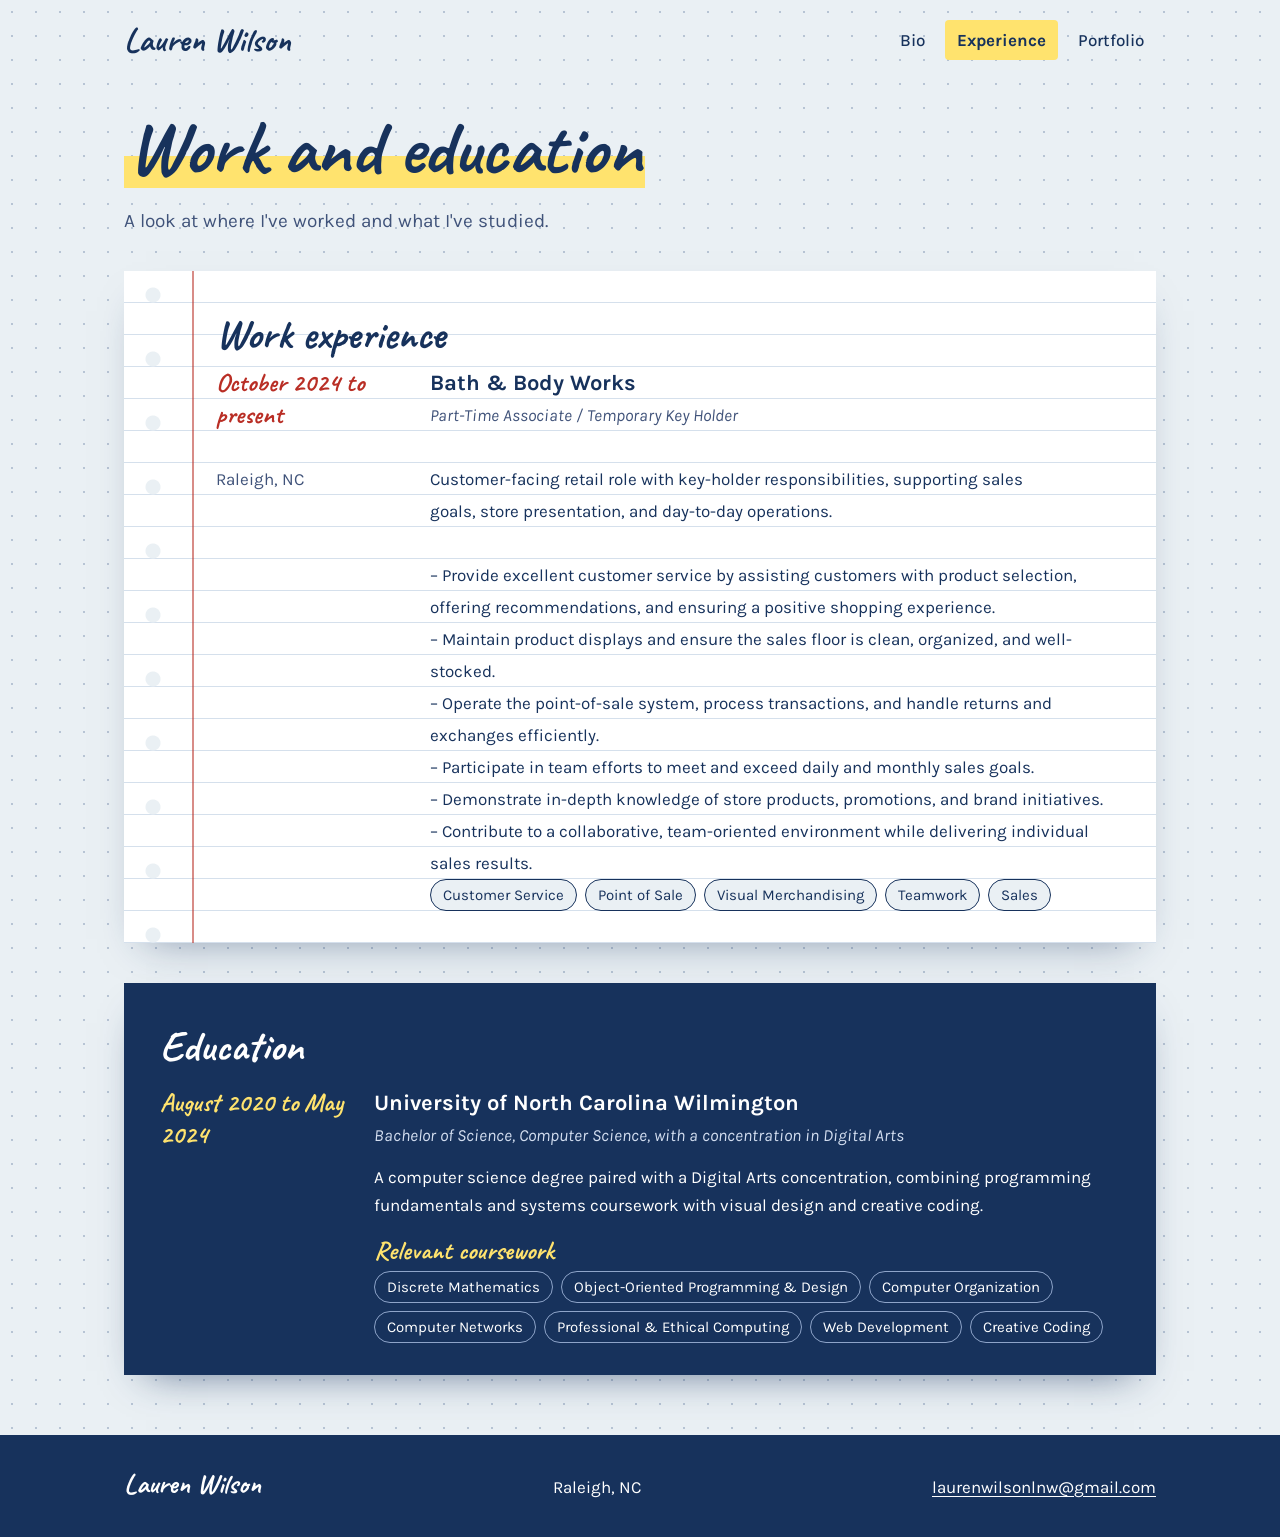
<file: experience.html>
<!DOCTYPE html>
<html lang="en">
  <head>
    <meta charset="utf-8">
    <meta name="viewport" content="width=device-width, initial-scale=1, viewport-fit=cover">
    <title>Lauren Wilson | Experience</title>
    <meta name="description" content="Lauren Wilson's work experience and education: Bath &amp; Body Works and a B.S. in Computer Science from UNC Wilmington.">
    <link rel="preconnect" href="https://fonts.googleapis.com">
    <link rel="preconnect" href="https://fonts.gstatic.com" crossorigin>
    <link href="https://fonts.googleapis.com/css2?family=Caveat:wght@600;700&family=Karla:wght@400;500;700&display=swap" rel="stylesheet">
    <link rel="stylesheet" href="styles.css">
  </head>
  <body>
    <a class="skip" href="#main">Skip to main content</a>
    <header>
      <div class="w">
        <a class="logo hand" href="index.html">Lauren Wilson</a>
        <nav aria-label="Main">
          <ul>
            <li>
              <a href="index.html">Bio</a>
            </li>
            <li>
              <a href="experience.html" aria-current="page">Experience</a>
            </li>
            <li>
              <a href="portfolio.html">Portfolio</a>
            </li>
          </ul>
        </nav>
      </div>
    </header>
    <main id="main">
      <div class="w">
        <section class="intro">
          <h1 id="h-exp">
            <span>Work and education</span>
          </h1>
          <p class="lede">A look at where I've worked and what I've studied.</p>
        </section>
        <section class="page" aria-labelledby="h-work">
          <h2 id="h-work">Work experience</h2>
          <div class="job">
            <div>
              <p class="when">October 2024 to present</p>
              <p class="where">Raleigh, NC</p>
            </div>
            <div>
              <h3>Bath &amp; Body Works</h3>
              <p class="role">Part-Time Associate / Temporary Key Holder</p>
              <p>Customer-facing retail role with key-holder responsibilities, supporting sales goals, store presentation, and day-to-day operations.</p>
              <ul class="dash">
                <li>Provide excellent customer service by assisting customers with product selection, offering recommendations, and ensuring a positive shopping experience.</li>
                <li>Maintain product displays and ensure the sales floor is clean, organized, and well-stocked.</li>
                <li>Operate the point-of-sale system, process transactions, and handle returns and exchanges efficiently.</li>
                <li>Participate in team efforts to meet and exceed daily and monthly sales goals.</li>
                <li>Demonstrate in-depth knowledge of store products, promotions, and brand initiatives.</li>
                <li>Contribute to a collaborative, team-oriented environment while delivering individual sales results.</li>
              </ul>
              <ul class="pills" aria-label="Skills used">
                <li>Customer Service</li>
                <li>Point of Sale</li>
                <li>Visual Merchandising</li>
                <li>Teamwork</li>
                <li>Sales</li>
              </ul>
            </div>
          </div>
        </section>
        <section class="school" aria-labelledby="h-edu">
          <h2 id="h-edu">Education</h2>
          <div class="job">
            <div>
              <p class="when">August 2020 to May 2024</p>
            </div>
            <div>
              <h3>University of North Carolina Wilmington</h3>
              <p class="role" style="margin-bottom:12px">Bachelor of Science, Computer Science, with a concentration in Digital Arts</p>
              <p style="margin:0 0 16px">A computer science degree paired with a Digital Arts concentration, combining programming fundamentals and systems coursework with visual design and creative coding.</p>
              <h4 style="margin:0 0 4px;font:700 26px/32px 'Caveat',cursive;color:var(--mark)">Relevant coursework</h4>
              <ul class="pills" style="margin-top:0">
                <li>Discrete Mathematics</li>
                <li>Object-Oriented Programming &amp; Design</li>
                <li>Computer Organization</li>
                <li>Computer Networks</li>
                <li>Professional &amp; Ethical Computing</li>
                <li>Web Development</li>
                <li>Creative Coding</li>
              </ul>
            </div>
          </div>
        </section>
      </div>
    </main>
    <footer>
      <div class="w">
        <span class="hand">Lauren Wilson</span>
        <span>Raleigh, NC</span>
        <a href="mailto:laurenwilsonlnw@gmail.com">laurenwilsonlnw@gmail.com</a>
      </div>
    </footer>
  </body>
</html>
</file>
<file: styles.css>
:root {
  --paper: #eaf0f4;
  --ink: #17325c;
  --mark: #ffe36e;
  --red: #b92e25;
  --soft: #40537a;
  --line: #d5e0ec;
  --white: #fff;
  box-sizing: border-box;
  padding-top: env(safe-area-inset-top, 0px);
  padding-bottom: env(safe-area-inset-bottom, 0px);
}
*,
*::before,
*::after {
  box-sizing: inherit;
}
html {
  scroll-padding-top: env(safe-area-inset-top, 0px);
}
body {
  margin: 0;
  background: var(--paper) radial-gradient(#b7c4d4 1.1px, transparent 1.2px) 0 0/24px
    24px;
  color: var(--ink);
  font: 17px/1.65 "Karla", system-ui, sans-serif;
  -webkit-font-smoothing: antialiased;
  overflow-x: clip;
}
a {
  color: inherit;
}
:focus-visible {
  outline: 3px solid var(--ink);
  outline-offset: 3px;
  box-shadow: 0 0 0 6px var(--mark);
}
.hand,
h1,
h2,
h3.h {
  font-family: "Caveat", "Segoe Script", "Bradley Hand", cursive;
  font-weight: 700;
}
.skip {
  position: absolute;
  left: 12px;
  top: -60px;
  background: var(--ink);
  color: #fff;
  padding: 10px 16px;
  border-radius: 6px;
  z-index: 10;
}
.skip:focus {
  top: calc(env(safe-area-inset-top, 0px) + 12px);
}
.w {
  max-width: 1080px;
  margin: 0 auto;
  padding: 0 24px;
}
header .w {
  display: flex;
  justify-content: space-between;
  align-items: center;
  gap: 12px 24px;
  flex-wrap: wrap;
  padding-top: 20px;
  padding-bottom: 20px;
}
.logo {
  font-size: 34px;
  line-height: 1;
  text-decoration: none;
}
nav ul {
  display: flex;
  gap: 8px;
  list-style: none;
  margin: 0;
  padding: 0;
}
nav a {
  display: block;
  text-decoration: none;
  font-weight: 500;
  padding: 6px 12px;
  border-radius: 4px;
}
nav a:hover {
  text-decoration: underline;
  text-underline-offset: 4px;
}
nav a[aria-current="page"] {
  background: var(--mark);
  font-weight: 700;
}
h1 {
  font-size: clamp(42px, 6.4vw, 76px);
  line-height: 1.02;
  margin: 0 0 18px;
  letter-spacing: -0.5px;
}
h1 span {
  background: linear-gradient(
    transparent 58%,
    var(--mark) 58% 92%,
    transparent 92%
  );
  padding: 0 4px;
}
h1:focus {
  outline: none;
}
.lede {
  max-width: 46ch;
  color: var(--soft);
  margin: 0 0 26px;
  font-size: 19px;
}
.btns {
  display: flex;
  gap: 14px;
  flex-wrap: wrap;
}
.btn {
  display: inline-block;
  padding: 12px 22px;
  border: 2px solid var(--ink);
  border-radius: 255px 18px 225px 18px/18px 225px 18px 255px;
  text-decoration: none;
  font-weight: 700;
  background: transparent;
}
.btn.f {
  background: var(--ink);
  color: #fff;
}
.btn:hover {
  background: var(--mark);
  color: var(--ink);
}
/* hero */
.hero {
  display: grid;
  grid-template-columns: 1.25fr 1fr;
  gap: 48px;
  align-items: center;
  padding: 36px 0 70px;
}
.snap {
  position: relative;
  padding-bottom: 36px;
}
.polaroid {
  transform: rotate(3deg);
  position: relative;
  max-width: 340px;
  margin: auto;
  perspective: 1200px;
}
.polaroid::before,
.card::before {
  content: "";
  position: absolute;
  top: -14px;
  left: 50%;
  width: 110px;
  height: 30px;
  transform: translateX(-50%) rotate(-4deg);
  background: rgba(255, 227, 110, 0.85);
}
.ph {
  aspect-ratio: 1;
  background: #cfdae6;
  display: grid;
  place-items: center;
  color: var(--ink);
  font-size: 24px;
  text-align: center;
  padding: 10px;
}
.front p {
  position: absolute;
  bottom: 14px;
  left: 0;
  right: 0;
  text-align: center;
  font-size: 28px;
  margin: 0;
  line-height: 1;
}
.note {
  position: absolute;
  right: -10px;
  bottom: 0;
  width: 176px;
  background: #ffd0cb;
  padding: 12px 14px;
  font-size: 22px;
  line-height: 1.15;
  transform: rotate(-5deg);
  box-shadow: 0 8px 16px -8px rgba(0, 0, 0, 0.35);
}
/* ruled pages */
.page {
  background-color: var(--white);
  margin: 0 0 40px;
  padding: 32px 36px 32px 92px;
  position: relative;
  box-shadow: 0 18px 40px -22px rgba(23, 50, 92, 0.5);
  background-image: repeating-linear-gradient(
    transparent 0 31px,
    var(--line) 31px 32px
  );
}
.page::before {
  content: "";
  position: absolute;
  left: 68px;
  top: 0;
  bottom: 0;
  width: 2px;
  background: var(--red);
  opacity: 0.55;
}
.page::after {
  content: "";
  position: absolute;
  left: 20px;
  top: 0;
  bottom: 0;
  width: 18px;
  background: radial-gradient(
      circle at 9px 24px,
      var(--paper) 7px,
      transparent 8px
    )
    0 0/18px 64px;
}
.page > * {
  position: relative;
}
h2 {
  font-size: 42px;
  line-height: 64px;
  margin: 0;
}
h3 {
  font-size: 18px;
  line-height: 32px;
  margin: 0;
}
h3.h {
  font-size: 30px;
  color: var(--red);
}
.page p {
  margin: 0 0 32px;
  line-height: 32px;
  max-width: 62ch;
}
.page ul {
  margin: 0;
  padding: 0;
  list-style: none;
  line-height: 32px;
}
.dash li::before {
  content: "– ";
}
.facts {
  display: flex;
  gap: 6px 40px;
  flex-wrap: wrap;
  line-height: 32px;
  margin: 0;
}
.facts dt {
  font: 700 26px/32px "Caveat", cursive;
  color: var(--red);
}
.facts dd {
  margin: 0 0 0;
  font-size: 19px;
}
.cols {
  display: grid;
  grid-template-columns: repeat(3, 1fr);
  gap: 0 36px;
}
.connect {
  background: var(--mark);
  padding: 34px 40px;
  margin: 50px 0 60px;
  transform: rotate(-1deg);
  box-shadow: 0 18px 30px -18px rgba(0, 0, 0, 0.4);
  display: flex;
  justify-content: space-between;
  align-items: center;
  gap: 24px;
  flex-wrap: wrap;
}
.connect h2 {
  line-height: 1;
  font-size: 54px;
  margin-bottom: 6px;
}
.connect p {
  margin: 0;
  max-width: 44ch;
}
/* experience */
.intro {
  padding: 30px 0 34px;
}
.intro .lede {
  margin: 0;
}
.job {
  display: grid;
  grid-template-columns: 190px 1fr;
  gap: 0 24px;
}
.when {
  font: 700 26px/32px "Caveat", cursive;
  color: var(--red);
  margin: 0;
}
.where {
  color: var(--soft);
  margin: 0;
  line-height: 32px;
}
.job h3 {
  font-size: 22px;
  line-height: 32px;
}
.role {
  font-style: italic;
  color: var(--soft);
  margin: 0 0 32px;
  line-height: 32px;
}
.pills {
  display: flex;
  flex-wrap: wrap;
  gap: 8px;
  list-style: none;
  margin: 8px 0 0;
  padding: 0;
}
.pills li {
  padding: 2px 12px;
  border: 1.5px solid var(--ink);
  border-radius: 99px;
  background: var(--paper);
  font-size: 15px;
  line-height: 26px;
}
.school {
  background: var(--ink);
  color: #fff;
  padding: 32px 36px;
  margin: 0 0 60px;
  position: relative;
  box-shadow: 0 18px 40px -22px rgba(23, 50, 92, 0.7);
}
.school h2 {
  color: #fff;
}
.school .job {
  margin-top: 8px;
}
.school .when {
  color: var(--mark);
}
.school .role,
.school .where {
  color: #d3def0;
}
.school .pills li {
  background: transparent;
  border-color: #8ea4c9;
  color: #fff;
}
/* portfolio */
.grid {
  display: grid;
  grid-template-columns: repeat(2, 1fr);
  gap: 44px 36px;
  list-style: none;
  margin: 0 0 70px;
  padding: 20px 0 0;
}
.card {
  background: var(--white);
  position: relative;
  box-shadow: 0 14px 28px -14px rgba(23, 50, 92, 0.5);
  display: flex;
  flex-direction: column;
}
.grid li:nth-child(odd) .card {
  transform: rotate(-0.8deg);
}
.grid li:nth-child(even) .card {
  transform: rotate(0.8deg);
}
.grid li {
  display: flex;
}
.card {
  width: 100%;
}
.card svg {
  display: block;
  width: 100%;
  height: auto;
}
.card .in {
  padding: 20px 24px 26px;
  display: flex;
  flex-direction: column;
  flex: 1;
}
.cat {
  font: 700 26px/1 "Caveat", cursive;
  color: var(--red);
  margin: 0 0 4px;
}
.card h3 {
  font-size: 22px;
  line-height: 1.25;
  margin: 0 0 8px;
}
.card p {
  margin: 0 0 16px;
  color: var(--soft);
}
.card .pills {
  margin-top: auto;
}
footer {
  background: var(--ink);
  color: #fff;
  padding: 26px 0 30px;
  margin-top: 20px;
}
footer .w {
  display: flex;
  justify-content: space-between;
  flex-wrap: wrap;
  gap: 10px 28px;
  align-items: baseline;
}
footer .hand {
  font-size: 28px;
}
footer a {
  text-underline-offset: 3px;
}
@media (max-width: 820px) {
  .hero {
    grid-template-columns: 1fr;
    gap: 34px;
    padding-bottom: 50px;
  }
  .grid {
    grid-template-columns: 1fr;
  }
  .cols {
    grid-template-columns: 1fr;
  }
  .job {
    grid-template-columns: 1fr;
  }
  .job .when {
    margin-top: 0;
  }
  .where {
    margin-bottom: 32px;
  }
  .snap {
    padding-top: 50px;
  }
}
@media (max-width: 520px) {
  body {
    font-size: 16px;
  }
  .w {
    padding: 0 16px;
  }
  .page {
    padding: 32px 16px 32px 52px;
  }
  .page::before {
    left: 36px;
  }
  .page::after {
    display: none;
  }
  h2 {
    font-size: 36px;
  }
  .school {
    padding: 28px 18px;
  }
  .connect {
    padding: 28px 22px;
  }
  .connect h2 {
    font-size: 46px;
  }
  .note {
    right: 0;
  }
  .logo {
    font-size: 30px;
  }
}
@media (prefers-contrast: more) {
  .page {
    background-image: none;
  }
}
@media (prefers-reduced-motion: reduce) {
  * {
    scroll-behavior: auto !important;
  }
}
@media print {
  .skip,
  nav {
    display: none;
  }
  .polaroid,
  .card,
  .connect {
    transform: none;
  }
}

/* polaroid flip + tape peel */
.flipper {
  position: relative;
  transform-style: preserve-3d;
  transition: transform 0.8s cubic-bezier(0.3, 0.7, 0.3, 1);
}
.polaroid.flipped .flipper {
  transform: rotateY(180deg);
}
.face {
  background: var(--white);
  padding: 14px 14px 56px;
  box-shadow: 0 14px 28px -12px rgba(23, 50, 92, 0.45);
  backface-visibility: hidden;
  -webkit-backface-visibility: hidden;
}
.front {
  position: relative;
}
.back {
  position: absolute;
  inset: 0;
  transform: rotateY(180deg);
  display: flex;
  align-items: center;
  justify-content: center;
  text-align: center;
  padding: 36px 28px;
}
.back p {
  margin: 0;
  font-size: 30px;
  line-height: 1.2;
}
.polaroid.live::before {
  display: none;
}
.tape {
  position: absolute;
  top: -14px;
  left: 50%;
  width: 110px;
  height: 30px;
  padding: 0;
  border: 0;
  cursor: pointer;
  background: rgba(255, 227, 110, 0.88);
  transform: translateX(-50%) rotate(-4deg);
  transform-origin: 0 50%;
  transition: transform 0.32s ease-out, opacity 0.32s;
  z-index: 2;
}
.tape::after {
  content: "";
  position: absolute;
  inset: -10px -6px;
}
.tape:hover {
  background: rgba(255, 215, 60, 0.95);
}
.polaroid.peeling .tape {
  transform: translateX(-50%) rotate(-38deg) translateY(-6px);
}
.hint {
  position: absolute;
  top: -46px;
  right: 6px;
  font-size: 24px;
  line-height: 1;
  transform: rotate(5deg);
  color: var(--soft);
  pointer-events: none;
  z-index: 2;
}
.hint::after {
  content: "\2199";
  display: inline-block;
  margin-left: 4px;
  font-family: system-ui, sans-serif;
}
@media (prefers-reduced-motion: reduce) {
  .flipper,
  .tape {
    transition: none;
  }
}
@media print {
  .tape,
  .hint {
    display: none;
  }
}


/* spiral notebook portfolio gallery */
.notebook-gallery {
  margin: 12px 0 76px;
}
.notebook-stage {
  display: grid;
  grid-template-columns: 58px minmax(0, 1fr) 58px;
  align-items: center;
  gap: 18px;
}
.notebook {
  position: relative;
  width: min(820px, 100%);
  margin: 0 auto;
  perspective: 1600px;
}
.notebook-pages {
  position: relative;
  display: grid;
  grid-template-columns: 1fr 1fr;
  min-height: 520px;
  background: var(--white);
  box-shadow: 0 24px 50px -24px rgba(23, 50, 92, 0.65);
}
.notebook-page {
  position: relative;
  min-width: 0;
  padding: 34px 34px 40px 70px;
  overflow: hidden;
  background-color: #fff;
  background-image: repeating-linear-gradient(
    transparent 0 31px,
    var(--line) 31px 32px
  );
}
.page-left {
  border-right: 1px solid var(--line);
}
.page-left::before,
.page-right::before {
  content: "";
  position: absolute;
  top: 0;
  bottom: 0;
  left: 46px;
  width: 2px;
  background: var(--red);
  opacity: 0.28;
}
.page-left::after,
.page-right::after {
  content: "";
  position: absolute;
  inset: 0;
  background: radial-gradient(circle at 10px 24px, var(--paper) 6px, transparent 7px) 0 0/18px 64px;
  pointer-events: none;
}
.photo-frame {
  position: relative;
  z-index: 1;
  width: 100%;
  aspect-ratio: 4 / 3;
  margin-top: 8px;
  background: #cfdae6;
  padding: 12px;
  box-shadow: 0 10px 22px -14px rgba(23, 50, 92, 0.65);
  transform: rotate(-1deg);
}
.photo-frame img {
  display: block;
  width: 100%;
  height: 100%;
  object-fit: cover;
  background: #cfdae6;
}
.page-label {
  position: relative;
  z-index: 1;
  margin: 24px 0 0;
  font: 700 28px/1 "Caveat", cursive;
  color: var(--red);
  transform: rotate(-1deg);
}
.page-lines {
  position: absolute;
  inset: 0;
  background:
    linear-gradient(135deg, transparent 49.7%, rgba(23,50,92,.08) 50%, transparent 50.3%);
  opacity: .5;
}
.page-note {
  position: relative;
  z-index: 1;
  margin: 92px 10px 0 12px;
  max-width: 13ch;
  font: 700 clamp(30px, 4vw, 48px)/1.05 "Caveat", cursive;
  color: var(--ink);
  transform: rotate(2deg);
}
.spiral {
  position: absolute;
  z-index: 5;
  top: 18px;
  bottom: 18px;
  left: 50%;
  width: 28px;
  transform: translateX(-50%);
  display: flex;
  flex-direction: column;
  justify-content: space-around;
  pointer-events: none;
}
.spiral span {
  width: 28px;
  height: 14px;
  border: 3px solid #27313d;
  border-left-width: 6px;
  border-radius: 50%;
  background: transparent;
  box-shadow: 0 1px 0 rgba(255,255,255,.6);
}
.gallery-arrow {
  width: 54px;
  height: 54px;
  border: 2px solid var(--ink);
  border-radius: 50%;
  background: var(--white);
  color: var(--ink);
  font: 28px/1 system-ui, sans-serif;
  cursor: pointer;
  transition: transform .2s ease, background .2s ease;
}
.gallery-arrow:hover {
  background: var(--mark);
  transform: scale(1.06);
}
.gallery-arrow:active {
  transform: scale(.96);
}
.page-turn {
  position: absolute;
  z-index: 4;
  top: 0;
  right: 0;
  width: 50%;
  height: 100%;
  pointer-events: none;
  transform-origin: left center;
  transform-style: preserve-3d;
}
.page-turn.flipping {
  animation: notebookFlip .82s cubic-bezier(.35,.75,.25,1);
}
.page-turn-front,
.page-turn-back {
  position: absolute;
  inset: 0;
  backface-visibility: hidden;
  background:
    repeating-linear-gradient(transparent 0 31px, var(--line) 31px 32px),
    #fff;
  box-shadow: -14px 0 28px -24px rgba(23,50,92,.8);
}
.page-turn-back {
  transform: rotateY(180deg);
}
@keyframes notebookFlip {
  0% { transform: rotateY(0); }
  45% { transform: rotateY(-88deg); }
  100% { transform: rotateY(0); }
}
.gallery-controls {
  display: flex;
  align-items: center;
  justify-content: center;
  gap: 26px;
  margin-top: 26px;
}
.gallery-dots {
  display: flex;
  gap: 9px;
}
.gallery-dot {
  width: 11px;
  height: 11px;
  padding: 0;
  border: 0;
  border-radius: 50%;
  background: #b7c4d4;
  cursor: pointer;
}
.gallery-dot[aria-selected="true"] {
  background: var(--red);
  transform: scale(1.15);
}
.gallery-hint {
  margin: 0;
  color: var(--soft);
  font: 700 20px/1 "Caveat", cursive;
  transform: rotate(-2deg);
}
@media (max-width: 820px) {
  .notebook-stage {
    grid-template-columns: 46px minmax(0, 1fr) 46px;
    gap: 8px;
  }
  .notebook-pages {
    min-height: 430px;
  }
  .notebook-page {
    padding-left: 50px;
    padding-right: 22px;
  }
  .page-left::before,
  .page-right::before {
    left: 32px;
  }
  .spiral {
    width: 24px;
  }
  .spiral span {
    width: 24px;
  }
}
@media (max-width: 560px) {
  .notebook-gallery {
    margin-top: 6px;
  }
  .notebook-stage {
    grid-template-columns: 40px minmax(0, 1fr) 40px;
    gap: 4px;
  }
  .gallery-arrow {
    width: 40px;
    height: 40px;
    font-size: 21px;
  }
  .notebook-pages {
    grid-template-columns: 1fr;
    min-height: 430px;
  }
  .page-right {
    display: none;
  }
  .notebook-page {
    padding: 28px 22px 34px 48px;
  }
  .page-left::before {
    left: 32px;
  }
  .spiral {
    left: 32px;
  }
  .page-label {
    font-size: 25px;
  }
  .gallery-controls {
    flex-direction: column;
    gap: 14px;
  }
}
@media (prefers-reduced-motion: reduce) {
  .gallery-arrow,
  .page-turn.flipping {
    transition: none;
    animation: none;
  }
}


/* Realistic two-page spiral binder portfolio */
.binder-gallery {
  margin: 10px 0 82px;
}
.binder-stage {
  display: grid;
  grid-template-columns: 58px minmax(0, 1fr) 58px;
  align-items: center;
  gap: 16px;
}
.binder {
  position: relative;
  width: min(980px, 100%);
  min-width: 0;
  margin: 0 auto;
  perspective: 1800px;
  outline: none;
}
.binder-spread {
  position: relative;
  display: grid;
  grid-template-columns: 1fr 1fr;
  min-height: 650px;
  background: #fff;
  box-shadow: 0 28px 54px -28px rgba(23, 50, 92, .7);
  overflow: visible;
}
.binder-spread::after {
  content: "";
  position: absolute;
  z-index: 2;
  top: 0;
  bottom: 0;
  left: 50%;
  width: 22px;
  transform: translateX(-50%);
  background: linear-gradient(90deg, rgba(23,50,92,.16), rgba(255,255,255,.72) 45%, rgba(23,50,92,.14));
  opacity: .65;
  pointer-events: none;
}
.binder-page {
  position: relative;
  min-width: 0;
  padding: 42px 52px 48px 78px;
  background-color: #fff;
  background-image: repeating-linear-gradient(transparent 0 31px, var(--line) 31px 32px);
  overflow: hidden;
}
.binder-left {
  border-right: 1px solid rgba(23,50,92,.12);
}
.binder-page::before {
  content: "";
  position: absolute;
  top: 0;
  bottom: 0;
  left: 50px;
  width: 2px;
  background: var(--red);
  opacity: .26;
}
.binder-page::after {
  content: "";
  position: absolute;
  inset: 0 auto 0 0;
  width: 30px;
  background: radial-gradient(circle at 14px 24px, var(--paper) 7px, transparent 8px) 0 0/28px 64px;
  pointer-events: none;
}
.image-button {
  position: relative;
  z-index: 3;
  display: block;
  width: 100%;
  padding: 0;
  border: 0;
  background: transparent;
  cursor: zoom-in;
  text-align: left;
}
.image-button:focus-visible {
  outline-offset: 7px;
}
.photo-frame {
  position: relative;
  display: block;
  width: 100%;
  height: 500px;
  padding: 14px;
  background: #fff;
  box-shadow: 0 14px 26px -15px rgba(23,50,92,.7);
  transform: rotate(-1deg);
}
.binder-right .photo-frame {
  transform: rotate(1deg);
}
.photo-frame img {
  display: block;
  width: 100%;
  height: 100%;
  object-fit: contain;
  object-position: center;
  background: #eef3f7;
}
.image-button:hover .photo-frame {
  transform: translateY(-3px) rotate(-1deg);
  box-shadow: 0 18px 30px -13px rgba(23,50,92,.72);
}
.binder-right .image-button:hover .photo-frame {
  transform: translateY(-3px) rotate(1deg);
}
.page-label {
  position: relative;
  z-index: 3;
  margin: 22px 0 0;
  font: 700 clamp(25px, 3vw, 34px)/1 "Caveat", cursive;
  color: var(--red);
}
.spiral {
  position: absolute;
  z-index: 12;
  top: 14px;
  bottom: 14px;
  left: 50%;
  width: 42px;
  transform: translateX(-50%);
  display: flex;
  flex-direction: column;
  justify-content: space-between;
  pointer-events: none;
}
.spiral span {
  width: 42px;
  height: 22px;
  border: 4px solid #27313d;
  border-left-width: 8px;
  border-radius: 50%;
  background: transparent;
  box-shadow: 0 2px 0 rgba(255,255,255,.7);
}
.gallery-arrow {
  width: 54px;
  height: 54px;
  border: 2px solid var(--ink);
  border-radius: 50%;
  background: var(--white);
  color: var(--ink);
  font: 28px/1 system-ui, sans-serif;
  cursor: pointer;
  transition: transform .2s ease, background .2s ease;
}
.gallery-arrow:hover {
  background: var(--mark);
  transform: scale(1.06);
}
.gallery-arrow:active {
  transform: scale(.96);
}
.gallery-arrow:disabled {
  opacity: .45;
  cursor: wait;
}

/* The sheet is a real 3-D page: it rotates a full 180 degrees around the binder rings. */
.flip-sheet {
  position: absolute;
  z-index: 10;
  top: 0;
  left: 50%;
  width: 50%;
  height: 100%;
  transform-origin: left center;
  transform-style: preserve-3d;
  pointer-events: none;
}
.flip-sheet.flip-prev {
  left: 0;
  transform-origin: right center;
}
.flip-face {
  position: absolute;
  inset: 0;
  padding: 42px 52px 48px 78px;
  background-color: #fff;
  background-image: repeating-linear-gradient(transparent 0 31px, var(--line) 31px 32px);
  backface-visibility: hidden;
  -webkit-backface-visibility: hidden;
  overflow: hidden;
}
.flip-face::before {
  content: "";
  position: absolute;
  top: 0;
  bottom: 0;
  left: 50px;
  width: 2px;
  background: var(--red);
  opacity: .26;
}
.flip-face .photo-frame {
  height: 500px;
}
.flip-back {
  transform: rotateY(180deg);
}
.flip-next {
  animation: binderFlipNext .9s cubic-bezier(.18,.72,.2,1) forwards;
}
.flip-prev {
  animation: binderFlipPrev .9s cubic-bezier(.18,.72,.2,1) forwards;
}
@keyframes binderFlipNext {
  0% { transform: rotateY(0deg); }
  100% { transform: rotateY(-180deg); }
}
@keyframes binderFlipPrev {
  0% { transform: rotateY(0deg); }
  100% { transform: rotateY(180deg); }
}

.gallery-controls {
  display: flex;
  align-items: center;
  justify-content: center;
  gap: 28px;
  margin-top: 28px;
}
.gallery-dots {
  display: flex;
  gap: 9px;
}
.gallery-dot {
  width: 11px;
  height: 11px;
  padding: 0;
  border: 0;
  border-radius: 50%;
  background: #b7c4d4;
  cursor: pointer;
}
.gallery-dot[aria-selected="true"] {
  background: var(--red);
  transform: scale(1.2);
}
.gallery-hint {
  margin: 0;
  color: var(--soft);
  font: 700 21px/1 "Caveat", cursive;
  transform: rotate(-2deg);
}

/* Enlarged image viewer */
.image-modal[hidden] {
  display: none;
}
.image-modal {
  position: fixed;
  z-index: 100;
  inset: 0;
  display: grid;
  place-items: center;
  padding: 30px;
}
.modal-backdrop {
  position: absolute;
  inset: 0;
  background: rgba(16, 28, 45, .82);
  cursor: zoom-out;
}
.modal-dialog {
  position: relative;
  z-index: 1;
  width: min(1100px, 96vw);
  max-height: 94vh;
  padding: 42px 34px 30px;
  background: #fff;
  box-shadow: 0 30px 70px rgba(0,0,0,.35);
  display: flex;
  flex-direction: column;
  align-items: center;
}
.modal-dialog img {
  display: block;
  width: auto;
  max-width: 100%;
  max-height: calc(94vh - 120px);
  object-fit: contain;
}
.modal-title {
  align-self: flex-start;
  margin: 0 0 12px;
  color: var(--red);
  font-size: 30px;
  line-height: 1;
}
.modal-close {
  position: absolute;
  top: 8px;
  right: 12px;
  width: 42px;
  height: 42px;
  border: 0;
  background: transparent;
  color: var(--ink);
  font: 34px/1 system-ui, sans-serif;
  cursor: pointer;
}
.modal-close:hover {
  background: var(--mark);
}

@media (max-width: 900px) {
  .binder-stage {
    grid-template-columns: 44px minmax(0,1fr) 44px;
    gap: 8px;
  }
  .binder-spread {
    min-height: 540px;
  }
  .binder-page,
  .flip-face {
    padding: 30px 28px 34px 54px;
  }
  .binder-page::before,
  .flip-face::before {
    left: 34px;
  }
  .photo-frame,
  .flip-face .photo-frame {
    height: 390px;
  }
  .spiral {
    width: 34px;
  }
  .spiral span {
    width: 34px;
    height: 18px;
  }
}
@media (max-width: 620px) {
  .binder-stage {
    grid-template-columns: 36px minmax(0,1fr) 36px;
    gap: 4px;
  }
  .binder-spread {
    min-height: 410px;
  }
  .binder-page,
  .flip-face {
    padding: 22px 14px 26px 34px;
  }
  .binder-page::before,
  .flip-face::before {
    left: 22px;
  }
  .photo-frame,
  .flip-face .photo-frame {
    height: 285px;
    padding: 8px;
  }
  .spiral {
    width: 24px;
  }
  .spiral span {
    width: 24px;
    height: 14px;
    border-width: 3px;
    border-left-width: 5px;
  }
  .gallery-arrow {
    width: 36px;
    height: 36px;
    font-size: 19px;
  }
  .gallery-controls {
    flex-direction: column;
    gap: 14px;
  }
  .modal-dialog {
    width: 96vw;
    padding: 38px 14px 18px;
  }
  .modal-dialog img {
    max-height: calc(94vh - 105px);
  }
}
@media (prefers-reduced-motion: reduce) {
  .flip-next,
  .flip-prev {
    animation: none;
  }
  .image-button:hover .photo-frame,
  .binder-right .image-button:hover .photo-frame {
    transform: none;
  }
}


/* Mobile binder: one full page at a time, with the same 3-D turn */
@media (max-width: 620px) {
  .binder-gallery {
    margin-bottom: 58px;
  }

  .binder-stage {
    grid-template-columns: 34px minmax(0, 1fr) 34px;
    gap: 3px;
  }

  .binder {
    width: 100%;
    perspective: 1200px;
  }

  .binder-spread {
    grid-template-columns: 1fr;
    min-height: 500px;
  }

  .binder-right {
    display: none;
  }

  .binder-spread::after {
    display: none;
  }

  .binder-page,
  .flip-face {
    padding: 24px 18px 30px 44px;
  }

  .binder-page::before,
  .flip-face::before {
    left: 28px;
  }

  .photo-frame,
  .flip-face .photo-frame {
    height: min(72vw, 390px);
    min-height: 250px;
    padding: 9px;
  }

  .spiral {
    left: 28px;
    top: 12px;
    bottom: 12px;
    width: 26px;
  }

  .spiral span {
    width: 26px;
    height: 15px;
    border-width: 3px;
    border-left-width: 5px;
  }

  .flip-sheet {
    left: 0;
    width: 100%;
    transform-origin: left center;
  }

  .flip-sheet.flip-prev {
    left: 0;
    width: 100%;
    transform-origin: right center;
  }

  .flip-face {
    width: 100%;
  }

  .gallery-arrow {
    width: 34px;
    height: 34px;
    font-size: 18px;
  }

  .gallery-controls {
    margin-top: 20px;
    flex-direction: column;
    gap: 12px;
  }

  .gallery-hint {
    font-size: 19px;
  }
}

/* Keep the binder's 3-D faces intact on mobile Safari/WebKit. */
.flip-sheet,
.flip-face {
  -webkit-transform-style: preserve-3d;
}

.flip-face {
  -webkit-backface-visibility: hidden;
}


/* Center the enlarged image viewer reliably on phones and desktops. */
.image-modal {
  position: fixed;
  inset: 0;
  z-index: 100;
  display: flex;
  align-items: center;
  justify-content: center;
  overflow: auto;
  padding: 16px;
}

.modal-dialog {
  width: min(1100px, calc(100vw - 32px));
  max-width: 1100px;
  max-height: calc(100vh - 32px);
  margin: auto;
  padding: 42px 34px 30px;
  display: flex;
  flex-direction: column;
  align-items: center;
  justify-content: center;
}

.modal-dialog img {
  display: block;
  width: auto;
  max-width: 100%;
  max-height: calc(100vh - 120px);
  margin: 0 auto;
  object-fit: contain;
}

@media (max-width: 620px) {
  .image-modal {
    padding: 8px;
  }

  .modal-dialog {
    width: calc(100vw - 16px);
    max-height: calc(100vh - 16px);
    padding: 42px 12px 18px;
  }

  .modal-dialog img {
    max-width: 100%;
    max-height: calc(100vh - 92px);
    margin: 0 auto;
  }

  .modal-title {
    align-self: center;
    text-align: center;
  }
}


/* Final binder-turn behavior:
   both Next and Previous use the same LEFT-page rollover.
   The spread underneath stays unchanged until the animation finishes. */
.flip-sheet {
  left: 0;
  width: 50%;
  transform-origin: right center;
}

.flip-sheet.flip-prev {
  left: 0;
  width: 50%;
  transform-origin: right center;
}

.flip-sheet.flip-next,
.flip-sheet.flip-prev {
  animation: binderFlipLeft .9s cubic-bezier(.18,.72,.2,1) forwards;
}

@keyframes binderFlipLeft {
  0% {
    transform: rotateY(0deg);
  }
  100% {
    transform: rotateY(180deg);
  }
}

/* Give the right photo the same lift/rollover treatment as the left photo. */
.binder-right .image-button:hover .photo-frame {
  transform: translateY(-3px) rotate(-1deg);
  box-shadow: 0 18px 30px -13px rgba(23,50,92,.72);
}

@media (max-width: 620px) {
  .flip-sheet,
  .flip-sheet.flip-prev {
    left: 0;
    width: 100%;
    transform-origin: right center;
  }
}


/* Correct physical binder directions:
   Next = right page turns left.
   Previous = left page turns right. */
.flip-sheet {
  left: 50%;
  width: 50%;
  transform-origin: left center;
}

.flip-sheet.flip-next {
  left: 50%;
  width: 50%;
  transform-origin: left center;
  animation: binderFlipNextCorrect .9s cubic-bezier(.18,.72,.2,1) forwards;
}

.flip-sheet.flip-prev {
  left: 0;
  width: 50%;
  transform-origin: right center;
  animation: binderFlipPrevCorrect .9s cubic-bezier(.18,.72,.2,1) forwards;
}

@keyframes binderFlipNextCorrect {
  from { transform: rotateY(0deg); }
  to { transform: rotateY(-180deg); }
}

@keyframes binderFlipPrevCorrect {
  from { transform: rotateY(0deg); }
  to { transform: rotateY(180deg); }
}

@media (max-width: 620px) {
  .flip-sheet {
    left: 0;
    width: 100%;
    transform-origin: left center;
  }

  .flip-sheet.flip-next {
    left: 0;
    width: 100%;
    transform-origin: left center;
    animation: binderFlipNextCorrect .9s cubic-bezier(.18,.72,.2,1) forwards;
  }

  .flip-sheet.flip-prev {
    left: 0;
    width: 100%;
    transform-origin: right center;
    animation: binderFlipPrevCorrect .9s cubic-bezier(.18,.72,.2,1) forwards;
  }
}


/* Hide the physical flip sheet when it is not actively turning.
   Without this, resetting its class after the animation leaves its front
   face sitting on top of the finished spread and makes the right image
   appear to change. */
.flip-sheet {
  visibility: hidden;
  opacity: 0;
}

.flip-sheet.flip-next,
.flip-sheet.flip-prev {
  visibility: visible;
  opacity: 1;
}


/* The turning sheet must be removed from the visual stack as soon as the
   animation ends. Otherwise its old front face can remain over the finished
   spread even though pointer-events are disabled, making the photo look
   wrong while the button underneath opens the correct image. */
.flip-sheet {
  display: none;
  visibility: hidden;
  opacity: 0;
}

.flip-sheet.flip-next,
.flip-sheet.flip-prev {
  display: block;
  visibility: visible;
  opacity: 1;
}
</file>
